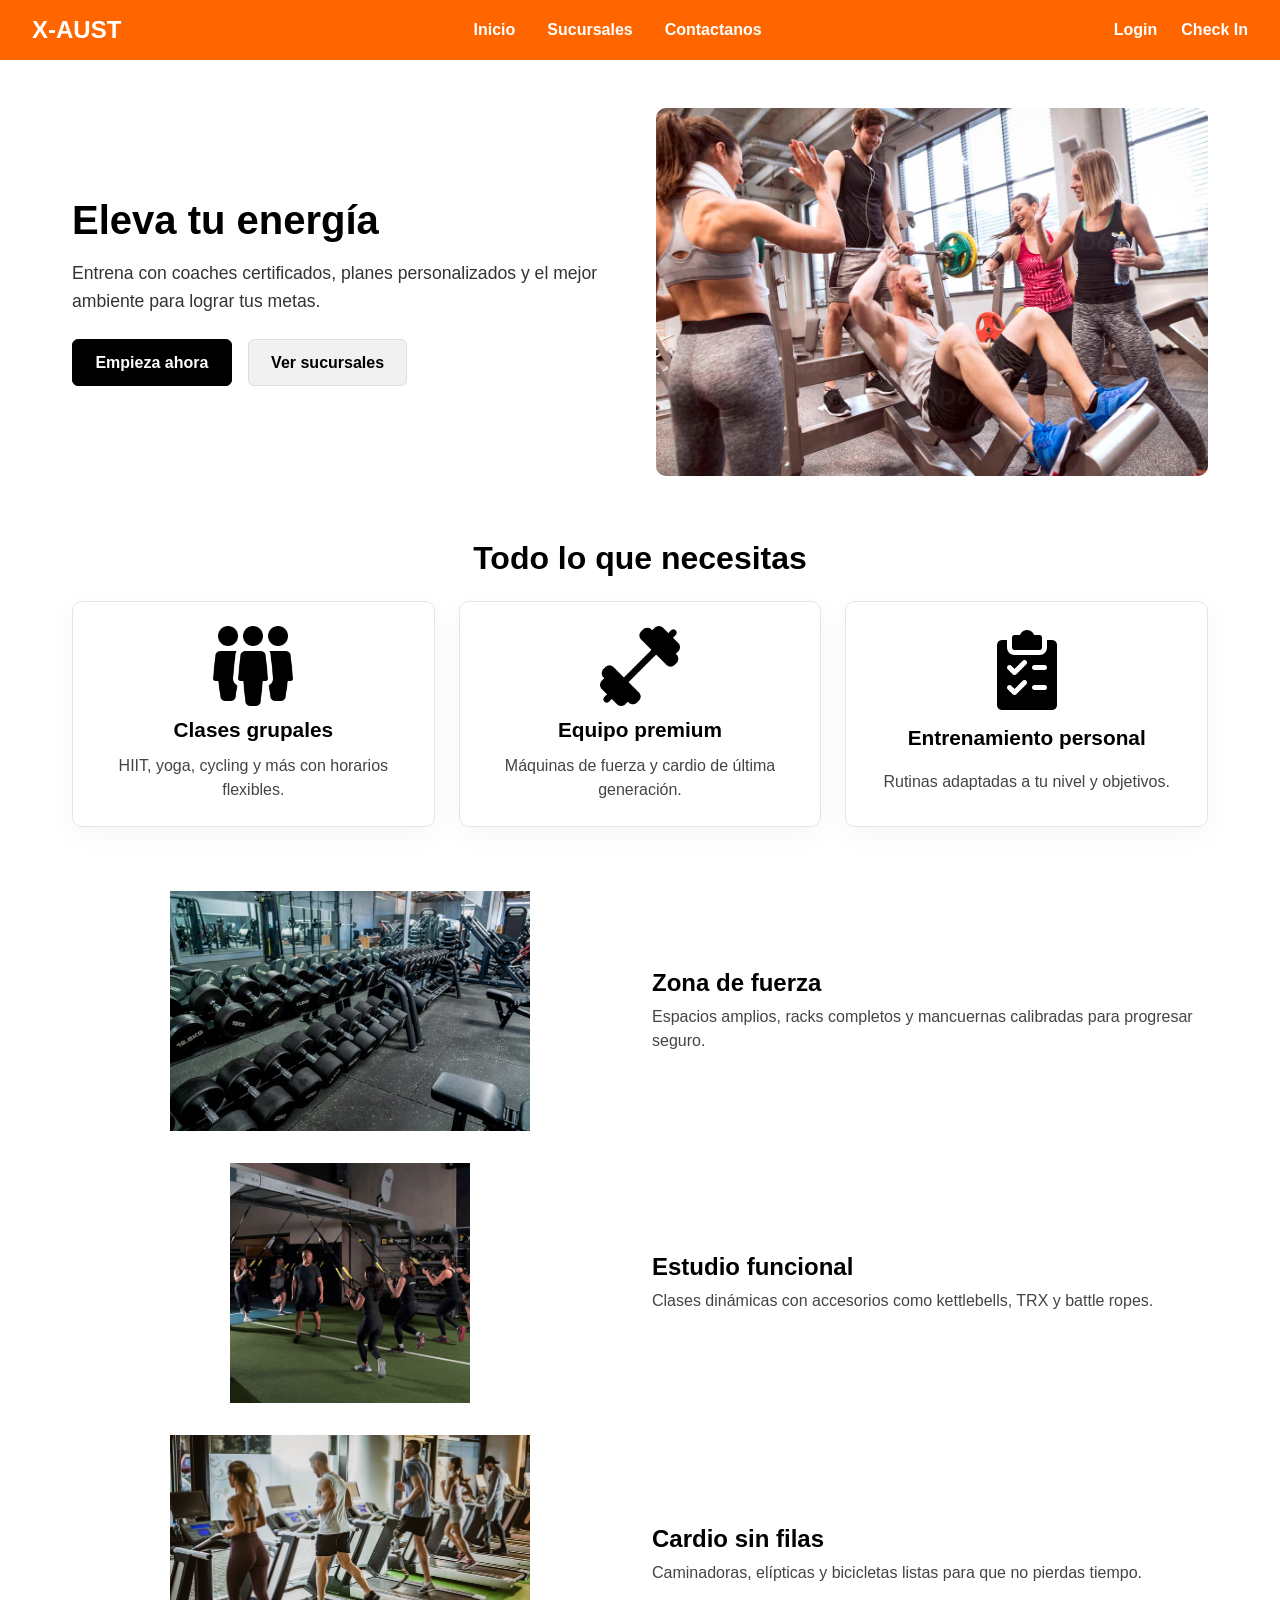
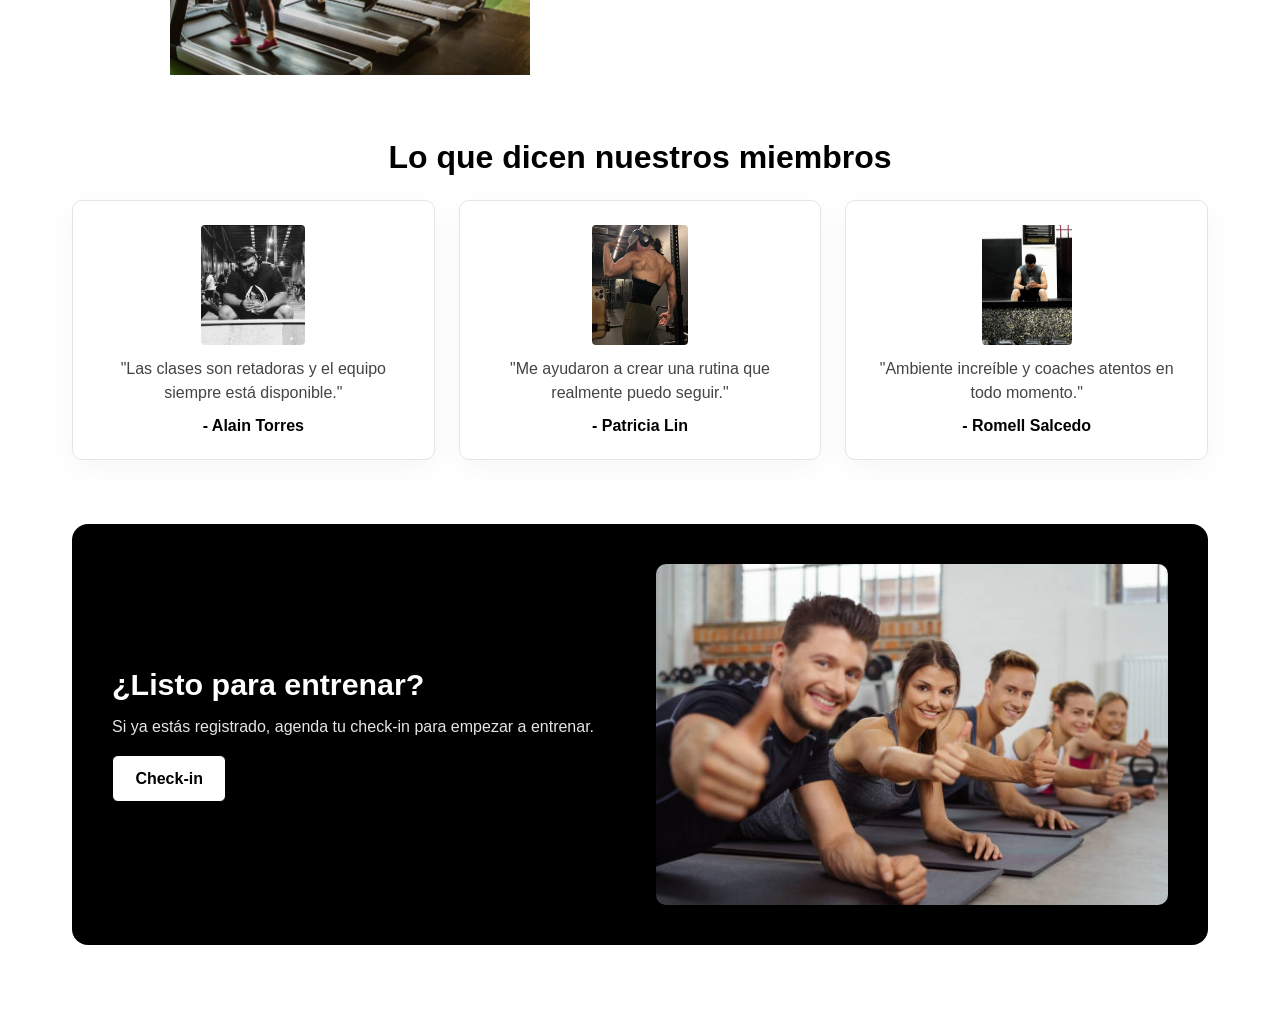
<file: main/index.html>
<!doctype html>
<html lang="es">
  <head>
    <meta charset="UTF-8" />
    <meta name="viewport" content="width=device-width, initial-scale=1" />
    <title>Bienvenido | Gimnasio</title>
    <link href="../css/style.css" rel="stylesheet" />
    <link href="../css/home.css" rel="stylesheet" />
  </head>
  <body>
    <header class="header-publico">
      <div class="nav-logo">
        <a href="index.html">X-AUST</a>
      </div>

      <ul class="nav-menu">
        <li><a href="index.html">Inicio</a></li>
        <li><a href="sucursales.html">Sucursales</a></li>
        <li><a href="contactanos.html">Contactanos</a></li>
      </ul>

      <ul class="nav-acciones">
        <li><a href="login.html">Login</a></li>
        <li><a href="checkIn.php">Check In</a></li>
      </ul>
    </header>

    <main class="home-container">
      <section class="portada">
        <div class="portada-texto">
          <h1>Eleva tu energía</h1>
          <p>Entrena con coaches certificados, planes personalizados y el mejor ambiente para lograr tus metas.</p>
          <div class="portada-acciones">
            <a class="btn-accion" href="login.html">Empieza ahora</a>
            <a class="btn-secundario" href="sucursales.html">Ver sucursales</a>
          </div>
        </div>
        <div class="portada-imagen"><img src="../assets/gymHero.png" alt="Gimnasio hero" /></div>
      </section>

      <section class="beneficios">
        <h2>Todo lo que necesitas</h2>
        <div class="beneficios-grid">
          <article class="beneficio-bloque">
            <div class="icon"><img src="../assets/grupal.png" alt="Clases grupales" /></div>
            <h3>Clases grupales</h3>
            <p>HIIT, yoga, cycling y más con horarios flexibles.</p>
          </article>
          <article class="beneficio-bloque">
            <div class="icon"><img src="../assets/equipo.png" alt="Equipo premium" /></div>
            <h3>Equipo premium</h3>
            <p>Máquinas de fuerza y cardio de última generación.</p>
          </article>
          <article class="beneficio-bloque">
            <div class="icon"><img src="../assets/rutina.png" alt="Entrenamiento personal" /></div>
            <h3>Entrenamiento personal</h3>
            <p>Rutinas adaptadas a tu nivel y objetivos.</p>
          </article>
        </div>
      </section>

      <section class="bloques-destacados">
        <div class="destacado">
          <div class="destacado-imagen"><img src="../assets/areaPesas.png" alt="Área de pesas" /></div>
          <div class="destacado-texto">
            <h3>Zona de fuerza</h3>
            <p>Espacios amplios, racks completos y mancuernas calibradas para progresar seguro.</p>
          </div>
        </div>

        <div class="destacado reverse">
          <div class="destacado-texto">
            <h3>Estudio funcional</h3>
            <p>Clases dinámicas con accesorios como kettlebells, TRX y battle ropes.</p>
          </div>
          <div class="destacado-imagen"><img src="../assets/trx.png" alt="Estudio funcional" /></div>
        </div>

        <div class="destacado">
          <div class="destacado-imagen"><img src="../assets/caminadoras.png" alt="Zona cardio" /></div>
          <div class="destacado-texto">
            <h3>Cardio sin filas</h3>
            <p>Caminadoras, elípticas y bicicletas listas para que no pierdas tiempo.</p>
          </div>
        </div>
      </section>

      <section class="testimonios">
        <h2>Lo que dicen nuestros miembros</h2>
        <div class="testimonios-grid">
          <article class="testimonio-bloque">
            <div class="avatar"><img src="../assets/alain.png" alt="Testimonio" /></div>
            <p>"Las clases son retadoras y el equipo siempre está disponible."</p>
            <strong>- Alain Torres</strong>
          </article>
          <article class="testimonio-bloque">
            <div class="avatar"><img src="../assets/patty.png" alt="Testimonio" /></div>
            <p>"Me ayudaron a crear una rutina que realmente puedo seguir."</p>
            <strong>- Patricia Lin</strong>
          </article>
          <article class="testimonio-bloque">
            <div class="avatar"><img src="../assets/romel.png" alt="Testimonio" /></div>
            <p>"Ambiente increíble y coaches atentos en todo momento."</p>
            <strong>- Romell Salcedo</strong>
          </article>
        </div>
      </section>

      <section class="cta-principal">
        <div class="cta-principal-texto">
          <h2>¿Listo para entrenar?</h2>
          <p>Si ya estás registrado, agenda tu check-in para empezar a entrenar.</p>
          <a class="btn-accion" href="checkIn.php">Check-in</a>
        </div>
        <div class="cta-principal-imagen"><img src="../assets/unete.png" alt="Únete" /></div>
      </section>
    </main>
  </body>
</html>
</file>
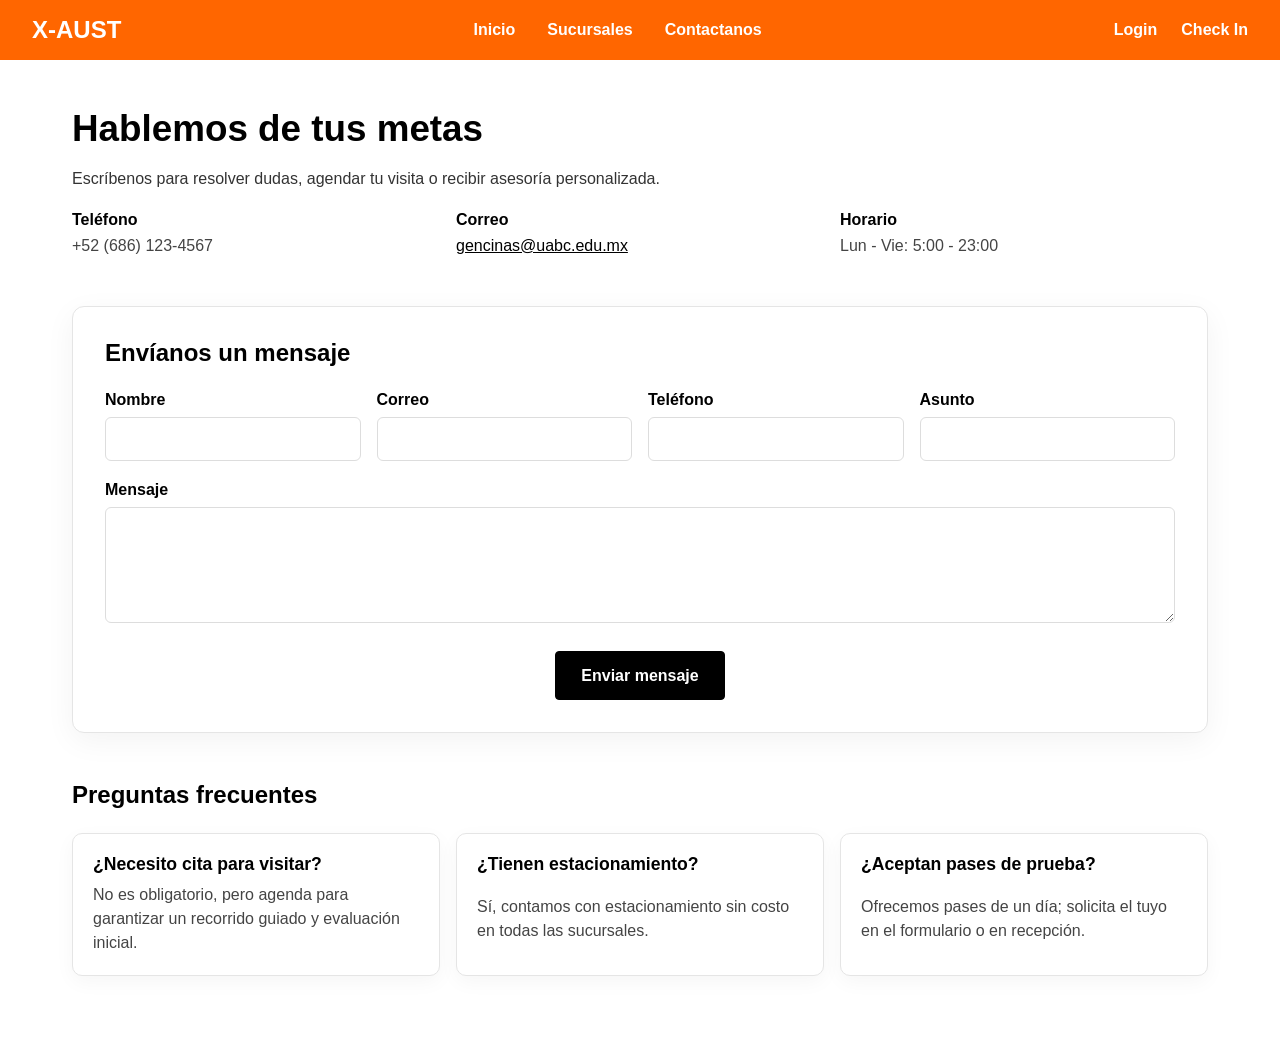
<file: main/contactanos.html>
<!doctype html>
<html lang="es">
  <head>
    <meta charset="UTF-8" />
    <meta name="viewport" content="width=device-width, initial-scale=1" />
    <title>Contáctanos | Gimnasio</title>
    <link href="../css/style.css" rel="stylesheet" />
    <link href="../css/contactanos.css" rel="stylesheet" />
  </head>
  <body>
    <header class="header-publico">
      <div class="nav-logo">
        <a href="index.html">X-AUST</a>
      </div>

      <ul class="nav-menu">
        <li><a href="index.html">Inicio</a></li>
        <li><a href="sucursales.html">Sucursales</a></li>
        <li><a href="contactanos.html">Contactanos</a></li>
      </ul>

      <ul class="nav-acciones">
        <li><a href="login.html">Login</a></li>
        <li><a href="checkIn.php">Check In</a></li>
      </ul>
    </header>

    <main class="contacto-container">
      <section class="contacto-hero">
        <div class="contacto-texto">
          <h1>Hablemos de tus metas</h1>
          <p>Escríbenos para resolver dudas, agendar tu visita o recibir asesoría personalizada.</p>
          <div class="contacto-datos">
            <div>
              <strong>Teléfono</strong>
              <p>+52 (686) 123-4567</p>
            </div>
            <div>
              <strong>Correo</strong>
              <p><a href="mailto:gencinas@uabc.edu.mx">gencinas@uabc.edu.mx</a></p>
            </div>
            <div>
              <strong>Horario</strong>
              <p>Lun - Vie: 5:00 - 23:00</p>
            </div>
          </div>
        </div>
      </section>

      <section class="contacto-formulario">
        <h2>Envíanos un mensaje</h2>
        <form action="mailto:gencinas@uabc.edu.mx" method="post" enctype="text/plain">
          <div class="form-grid">
            <label>
              Nombre
              <input type="text" name="nombre" required />
            </label>
            <label>
              Correo
              <input type="email" name="correo" required />
            </label>
            <label>
              Teléfono
              <input type="tel" name="telefono" />
            </label>
            <label>
              Asunto
              <input type="text" name="asunto" required />
            </label>
          </div>
          <label class="form-textarea">
            Mensaje
            <textarea name="mensaje" rows="5" required></textarea>
          </label>
          <button type="submit" class="btn-accion">Enviar mensaje</button>
        </form>
      </section>

      <section class="contacto-faq">
        <h2>Preguntas frecuentes</h2>
        <div class="faq-grid">
          <article class="faq-item">
            <h3>¿Necesito cita para visitar?</h3>
            <p>No es obligatorio, pero agenda para garantizar un recorrido guiado y evaluación inicial.</p>
          </article>
          <article class="faq-item">
            <h3>¿Tienen estacionamiento?</h3>
            <p>Sí, contamos con estacionamiento sin costo en todas las sucursales.</p>
          </article>
          <article class="faq-item">
            <h3>¿Aceptan pases de prueba?</h3>
            <p>Ofrecemos pases de un día; solicita el tuyo en el formulario o en recepción.</p>
          </article>
        </div>
      </section>
    </main>
  </body>
</html>
</file>
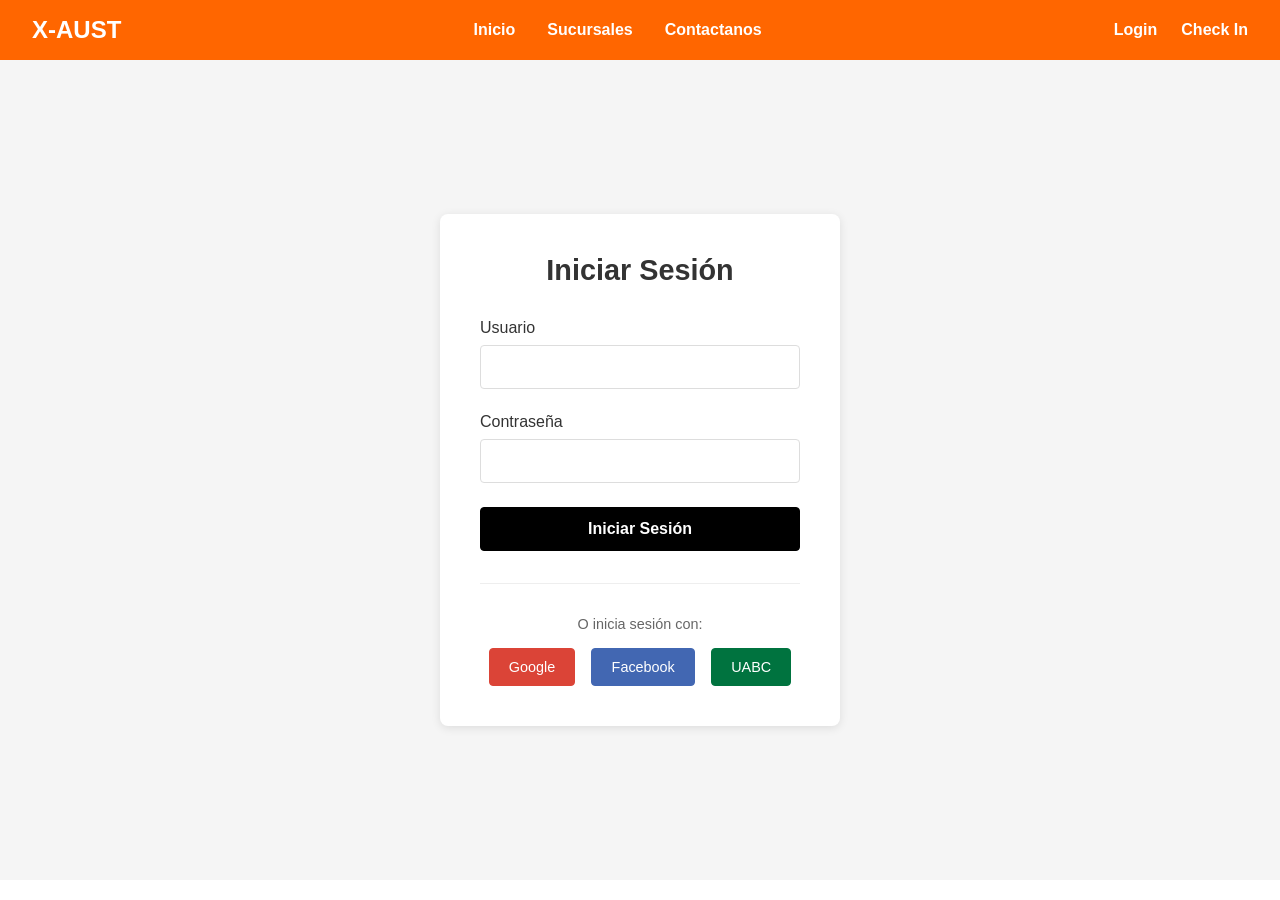
<file: main/login.html>
<!doctype html>
<html lang="es">
  <head>
    <meta charset="UTF-8" />
    <meta name="viewport" content="width=device-width, initial-scale=1" />
    <title>Login</title>
    <link href="../css/style.css" rel="stylesheet" />
    <link href="../css/login.css" rel="stylesheet" />
  </head>
  <body>
    <header class="header-publico">
      <div class="nav-logo">
        <a href="index.html">X-AUST</a>
      </div>

      <ul class="nav-menu">
        <li><a href="index.html">Inicio</a></li>
        <li><a href="sucursales.html">Sucursales</a></li>
        <li><a href="contactanos.html">Contactanos</a></li>
      </ul>

      <ul class="nav-acciones">
        <li><a href="login.html">Login</a></li>
        <li><a href="checkIn.php">Check In</a></li>
      </ul>
    </header>
    
    <main class="login-pagina">
      <div class="login-panel">
        <h2>Iniciar Sesión</h2>
        <form id="loginForm">
          <div class="form-group">
            <label for="username">Usuario</label>
            <input type="text" id="username" name="username" required />
          </div>
          
          <div class="form-group">
            <label for="password">Contraseña</label>
            <input type="password" id="password" name="password" required />
          </div>
          
          <button type="submit" class="btn-submit">Iniciar Sesión</button>
        </form>
        
        <div class="login-redes">
          <p>O inicia sesión con:</p>
          <div class="login-redes-botones">
            <button type="button" class="btn-red google">Google</button>
            <button type="button" class="btn-red facebook">Facebook</button>
            <button type="button" class="btn-red uabc">UABC</button>
          </div>
        </div>
      </div>
    </main>
    
    <script src="../scripts/login.js"></script>
  </body>
</html>
</file>
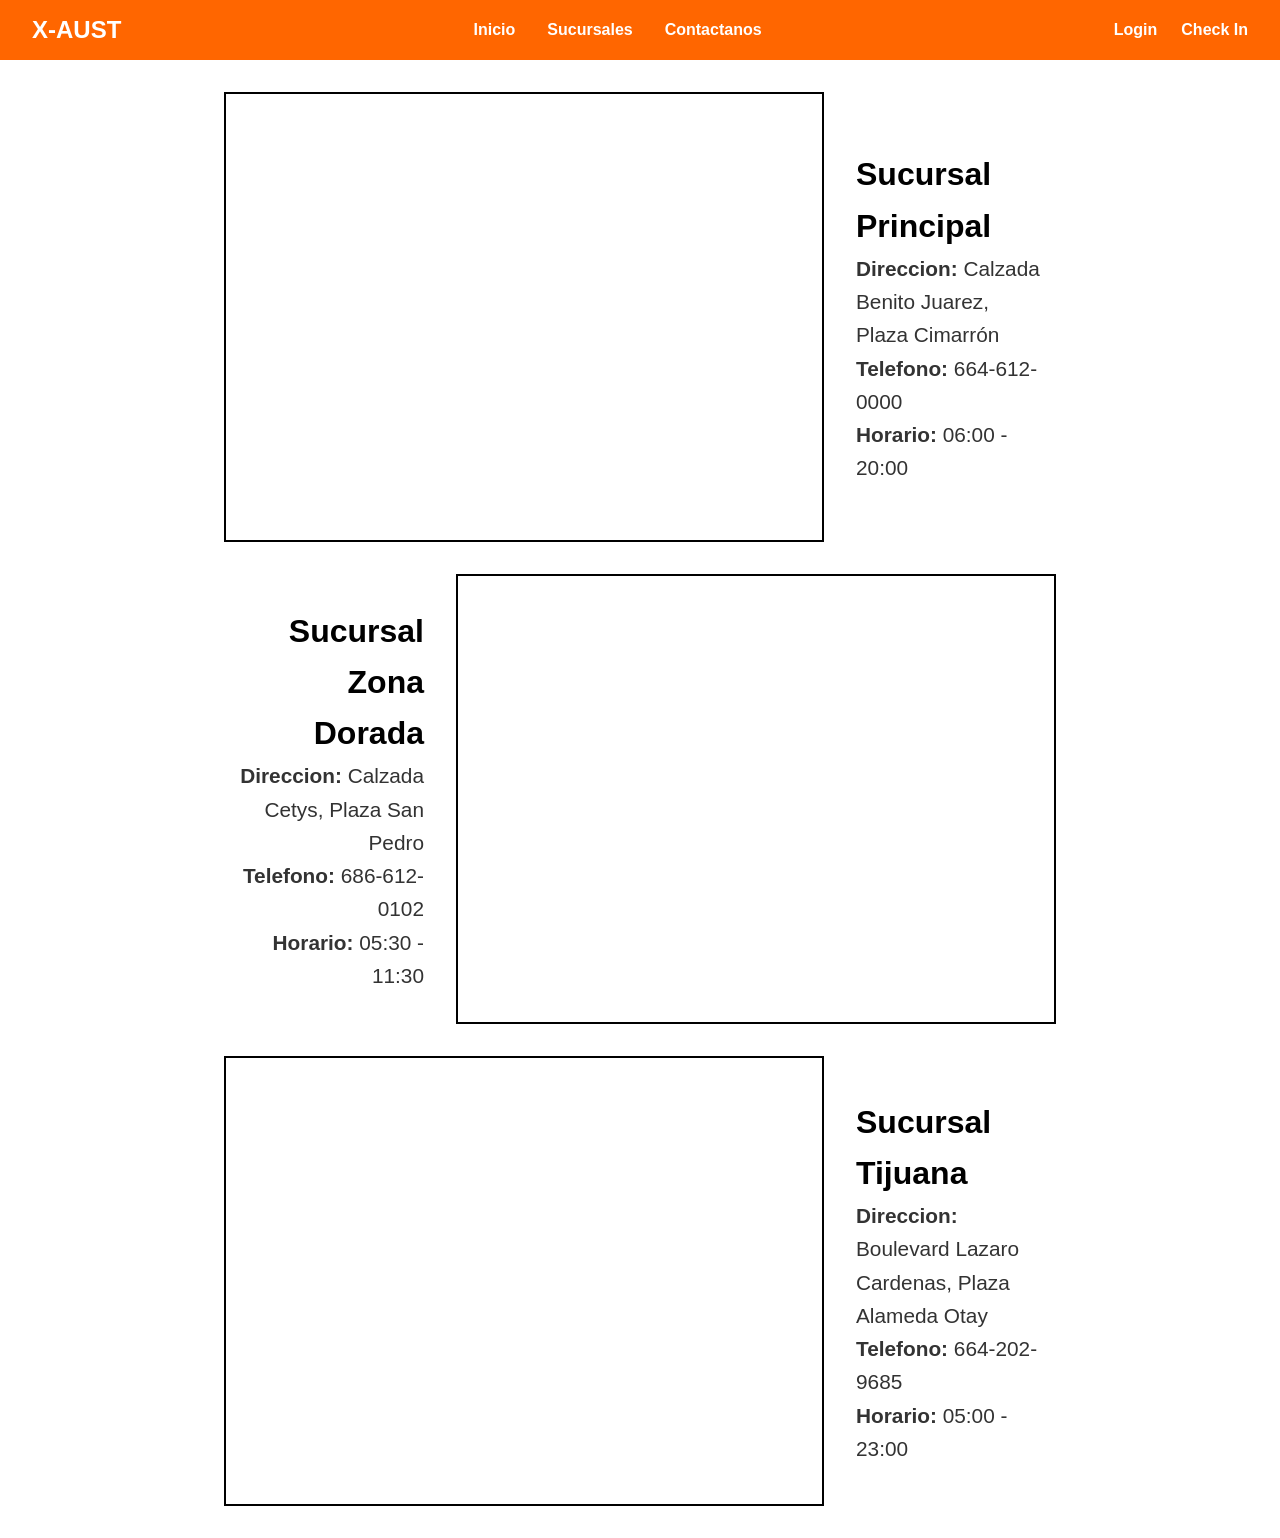
<file: main/sucursales.html>
<!doctype html>
<html lang="es">
  <head>
    <meta charset="UTF-8" />
    <meta name="viewport" content="width=device-width, initial-scale=1" />
    <title>Sucursales</title>
    <link href="../css/style.css" rel="stylesheet" />
    <link href="../css/sucursales.css" rel="stylesheet" />
  </head>
  <body>
    <header class="header-publico">
      <div class="nav-logo">
        <a href="index.html">X-AUST</a>
      </div>

      <ul class="nav-menu">
        <li><a href="index.html">Inicio</a></li>
        <li><a href="sucursales.html">Sucursales</a></li>
        <li><a href="contactanos.html">Contactanos</a></li>
      </ul>

      <ul class="nav-acciones">
        <li><a href="login.html">Login</a></li>
        <li><a href="checkIn.php">Check In</a></li>
      </ul>
    </header>
    
    <main class="sucursales">
      <div class="sucursal">
        <div class="sucursal-mapa">
          <iframe src="https://www.google.com/maps/embed?pb=!1m14!1m12!1m3!1d210.00155370888018!2d-115.44700997773222!3d32.6321614451901!2m3!1f0!2f0!3f0!3m2!1i1024!2i768!4f13.1!5e0!3m2!1ses!2smx!4v1764781856616!5m2!1ses!2smx" width="600" height="450" style="border:0;" allowfullscreen="" loading="lazy" referrerpolicy="no-referrer-when-downgrade"></iframe>
        </div>
        <div class="sucursal-info">
          <p>
            <strong>Sucursal Principal</strong><br>
            <b>Direccion:</b> Calzada Benito Juarez, Plaza Cimarrón<br>
            <b>Telefono:</b> 664-612-0000<br>
            <b>Horario:</b> 06:00 - 20:00<br>
          </p>
        </div>
      </div>
      
      <div class="sucursal">
        <div class="sucursal-info reverse">
          <p>
            <strong>Sucursal Zona Dorada</strong><br>
            <b>Direccion:</b> Calzada Cetys, Plaza San Pedro<br> 
            <b>Telefono:</b> 686-612-0102<br>
            <b>Horario:</b> 05:30 - 11:30<br>
          </p>
        </div>
        <div class="sucursal-mapa">
          <iframe src="https://www.google.com/maps/embed?pb=!1m14!1m12!1m3!1d1540.1615814644501!2d-115.41318156586023!3d32.65634736714991!2m3!1f0!2f0!3f0!3m2!1i1024!2i768!4f13.1!5e0!3m2!1ses!2smx!4v1764782793328!5m2!1ses!2smx" width="600" height="450" style="border:0;" allowfullscreen="" loading="lazy" referrerpolicy="no-referrer-when-downgrade"></iframe>
        </div>
      </div>
      
      <div class="sucursal">
        <div class="sucursal-mapa">
          <iframe src="https://www.google.com/maps/embed?pb=!1m14!1m12!1m3!1d1059.5352119872864!2d-116.9493743777746!3d32.53109280790367!2m3!1f0!2f0!3f0!3m2!1i1024!2i768!4f13.1!5e0!3m2!1ses!2smx!4v1764949894509!5m2!1ses!2smx" width="600" height="450" style="border:0;" allowfullscreen="" loading="lazy" referrerpolicy="no-referrer-when-downgrade"></iframe>
        </div>
        <div class="sucursal-info">
          <p>
            <strong>Sucursal Tijuana</strong><br>
            <b>Direccion:</b> Boulevard Lazaro Cardenas, Plaza Alameda Otay<br>
            <b>Telefono:</b> 664-202-9685<br>
            <b>Horario:</b> 05:00 - 23:00<br>
          </p>
        </div>
      </div>
    </main>
  </body>
</html>
</file>
<file: css/style.css>
* {
  margin: 0;
  padding: 0;
  box-sizing: border-box;
}

body {
  font-family: Arial, sans-serif;
}


header {
  color: #FFFFFF;
  display: flex;
  align-items: center;
  justify-content: space-between;
  padding: 1rem 2rem;
  width: 100%;
}

header.header-publico {
  background-color: #FF6600;
}

header.header-admin {
  background-color: #000000;
}

header.header-coach {
  background-color: #0066CC;
}

.nav-logo {
  flex: 0 0 auto;
}

.nav-logo a {
  color: #FFFFFF;
  text-decoration: none;
  font-size: 1.5rem;
  font-weight: bold;
}

.nav-logo a:hover {
  color: #FFFFFF;
}

.nav-menu {
  display: flex;
  list-style: none;
  gap: 2rem;
  flex: 1;
  justify-content: center;
  align-items: center;
}

.nav-menu li {
  text-decoration: none;
  color: #FFFFFF;
  cursor: pointer;
  transition: all 0.3s ease;
  font-weight: bold;
}

.nav-menu li:hover {
  color: #FFFFFF;
  text-decoration: underline;
}

.nav-menu a {
  color: inherit;
  text-decoration: none;
}

.nav-menu a:hover {
  text-decoration: underline;
}

.nav-acciones {
  display: flex;
  list-style: none;
  gap: 1.5rem;
  flex: 0 0 auto;
  align-items: center;
}

.nav-acciones li {
  text-decoration: none;
  color: #FFFFFF;
  cursor: pointer;
  transition: all 0.3s ease;
  font-weight: bold;
}

.nav-acciones li a {
  text-decoration: none;
  color: inherit;
}

.nav-acciones li:hover {
  color: #FFFFFF;
  text-decoration: underline;
}
  
.btn-accion,
.btn-secundario,
.btn-contorno,
.btn-submit,
.btn-eliminar {
  display: inline-block;
  padding: 0.75rem 1.4rem;
  border-radius: 4px;
  font-weight: 700;
  text-decoration: none;
  transition: all 0.3s ease;
  text-align: center;
  cursor: pointer;
  font-family: inherit;
  border: 1px solid transparent;
  font-size: 1rem;
}

.btn-accion {
  background: #000;
  color: #fff;
  border-color: #000;
}

.btn-accion:hover {
  background: #333;
}

.btn-secundario {
  background: #666;
  color: #fff;
  border-color: #666;
}

.btn-secundario:hover {
  background: #444;
  border-color: #444;
}

.btn-contorno {
  border-color: #000;
  color: #000;
  background: transparent;
}

.btn-contorno:hover {
  background: #000;
  color: #fff;
}

.btn-eliminar {
  background: #dc3545;
  color: #fff;
  border-color: transparent;
}

.btn-eliminar:hover {
  background: #c82333;
  border-color: transparent;
}

.breadcrumb {
    margin: 0;
    padding: 0.75rem 2rem;
    font-size: 0.9rem;
    color: #555555;
    display: flex;
    align-items: center;
    flex-wrap: wrap;
}

.breadcrumb a {
    color: #000000;
    text-decoration: none;
    font-weight: 500;
}

.breadcrumb a:hover {
    text-decoration: underline;
}

.breadcrumb-separator {
    margin: 0 0.35rem;
    color: #999999;
}

.table-container {
    min-height: calc(100vh - 80px);
    padding: 2rem;
    background-color: #f5f5f5;
}

.contenedor-tabla {
    background-color: #FFFFFF;
    padding: 2rem;
    border-radius: 8px;
    box-shadow: 0 2px 10px rgba(0, 0, 0, 0.1);
    max-width: 1400px;
    margin: 0 auto;
    margin-bottom: 2rem;
}

.contenedor-tabla h2 {
    margin-top: 0;
    margin-bottom: 1.5rem;
    color: #333;
}

.contenedor-tabla h3 {
    margin-top: 0;
    margin-bottom: 1.5rem;
    color: #333;
}

.back-link {
    display: inline-block;
    margin-bottom: 1rem;
    color: #000000;
    text-decoration: none;
    font-weight: bold;
}

.back-link:hover {
    text-decoration: underline;
}

.back-link.margin-left {
    margin-left: 2rem;
}

table {
    width: 100%;
    border-collapse: collapse;
    margin-top: 1rem;
}

table thead tr {
    background-color: #000000;
    color: #FFFFFF;
}

table th {
    padding: 1rem;
    text-align: left;
    font-weight: bold;
}

table td {
    padding: 0.75rem 1rem;
    border-bottom: 1px solid #ddd;
}

table tbody tr:hover {
    background-color: #f5f5f5;
}

.no-data {
    text-align: center;
    padding: 2rem;
    color: #666;
}

.form-container {
    min-height: calc(100vh - 80px);
    padding: 2rem;
    background-color: #f5f5f5;
}

.form-wrapper {
    background-color: #FFFFFF;
    padding: 2.5rem;
    border-radius: 8px;
    box-shadow: 0 2px 10px rgba(0, 0, 0, 0.1);
    max-width: 600px;
    margin: 0 auto;
}

.form-wrapper h2 {
    margin-top: 0;
    margin-bottom: 1.5rem;
    color: #333;
    border-bottom: 2px solid #000000;
    padding-bottom: 0.5rem;
}

.form-group {
    margin-bottom: 1.5rem;
}

.form-group label {
    display: block;
    margin-bottom: 0.5rem;
    color: #333;
    font-weight: 500;
}

.form-group input,
.form-group select,
.form-group textarea {
    width: 100%;
    padding: 0.75rem;
    border: 1px solid #ddd;
    border-radius: 4px;
    font-size: 1rem;
    transition: border-color 0.3s ease;
    font-family: inherit;
}

.form-group input:focus,
.form-group select:focus,
.form-group textarea:focus {
    outline: none;
    border-color: #000;
}

.form-group textarea {
    resize: vertical;
}

.btn-submit {
    background-color: #000000;
    color: #FFFFFF;
    border-color: #000000;
    width: 100%;
}

.btn-submit:hover {
    background-color: #333333;
    border-color: #333333;
}

.mensaje {
    padding: 1rem;
    border-radius: 4px;
    margin-bottom: 1.5rem;
    text-align: center;
    font-weight: 500;
}

.mensaje.success {
    background-color: #d4edda;
    color: #155724;
    border: 1px solid #c3e6cb;
}

.mensaje.error {
    background-color: #f8d7da;
    color: #721c24;
    border: 1px solid #f5c6cb;
}

.required {
    color: #d00;
}

.toggle-container {
    display: flex;
    justify-content: space-between;
    align-items: center;
    margin-bottom: 1rem;
}

.toggle-container h2 {
    margin: 0;
}

.toggle-label {
    display: flex;
    align-items: center;
    gap: 0.5rem;
    cursor: pointer;
    font-weight: 500;
}

.toggle-checkbox {
    width: 20px;
    height: 20px;
    cursor: pointer;
}
</file>
<file: css/home.css>
.home-container {
  display: flex;
  flex-direction: column;
  gap: 4rem;
  padding: 3rem 2rem 4rem;
  max-width: 1200px;
  margin: 0 auto;
}

.portada {
  display: grid;
  grid-template-columns: repeat(auto-fit, minmax(280px, 1fr));
  gap: 2rem;
  align-items: center;
}

.portada-texto h1 {
  font-size: 2.5rem;
  margin-bottom: 1rem;
  color: #000;
}

.portada-texto p {
  font-size: 1.1rem;
  line-height: 1.6;
  color: #333;
  margin-bottom: 1.5rem;
}

.portada-acciones {
  display: flex;
  gap: 1rem;
  flex-wrap: wrap;
}

.btn-accion,
.btn-secundario,
.btn-contorno {
  display: inline-block;
  padding: 0.85rem 1.4rem;
  border-radius: 6px;
  font-weight: 700;
  text-decoration: none;
  transition: all 0.3s ease;
  text-align: center;
}

.btn-accion {
  background: #000;
  color: #fff;
}

.btn-accion:hover {
  background: #333;
}

.btn-secundario {
  background: #f1f1f1;
  color: #000;
  border: 1px solid #ddd;
}

.btn-secundario:hover {
  background: #e2e2e2;
}

.btn-contorno {
  border: 1px solid #000;
  color: #000;
  background: transparent;
}

.btn-contorno:hover {
  background: #000;
  color: #fff;
}

.placeholder {
  background: repeating-linear-gradient(
    45deg,
    #f5f5f5,
    #f5f5f5 10px,
    #e5e5e5 10px,
    #e5e5e5 20px
  );
  color: #666;
  display: grid;
  place-items: center;
  text-align: center;
  border: 1px dashed #ccc;
  border-radius: 10px;
  min-height: 260px;
  padding: 1rem;
  font-weight: 700;
}

.portada-imagen {
  min-height: 320px;
  display: flex;
  align-items: center;
  justify-content: center;
  border-radius: 10px;
  overflow: hidden;
}

.portada-imagen img {
  max-width: 100%;
  width: 100%;
  height: auto;
  object-fit: cover;
}

.beneficios h2,
.planes h2,
.testimonios h2 {
  font-size: 2rem;
  margin-bottom: 1.5rem;
  color: #000;
  text-align: center;
}

.beneficios-grid,
.planes-grid,
.testimonios-grid {
  display: grid;
  grid-template-columns: repeat(auto-fit, minmax(240px, 1fr));
  gap: 1.5rem;
}

.beneficio-bloque,
.plan-bloque,
.testimonio-bloque {
  background: #fff;
  border: 1px solid #e5e5e5;
  border-radius: 10px;
  padding: 1.5rem;
  box-shadow: 0 8px 30px rgba(0, 0, 0, 0.04);
  display: grid;
  gap: 0.75rem;
  text-align: center;
}

.beneficio-bloque h3,
.plan-bloque h3 {
  font-size: 1.3rem;
  color: #000;
}

.beneficio-bloque p,
.plan-bloque p,
.testimonio-bloque p {
  color: #444;
  line-height: 1.5;
}

.beneficio-bloque .icon {
  min-height: 80px;
  display: flex;
  align-items: center;
  justify-content: center;
}

.beneficio-bloque .icon img {
  max-width: 80px;
  max-height: 80px;
  width: auto;
  height: auto;
  object-fit: contain;
}

.testimonio-bloque .avatar {
  min-height: 120px;
  display: flex;
  align-items: center;
  justify-content: center;
}

.testimonio-bloque .avatar img {
  max-width: 120px;
  max-height: 120px;
  width: auto;
  height: auto;
  object-fit: contain;
  border-radius: 4px;
}

.plan-precio {
  font-size: 1.4rem;
  font-weight: 800;
  color: #000;
}

.bloques-destacados {
  display: flex;
  flex-direction: column;
  gap: 2rem;
}

.destacado {
  display: grid;
  grid-template-columns: repeat(auto-fit, minmax(260px, 1fr));
  gap: 1.5rem;
  align-items: center;
}

.destacado.reverse {
  direction: rtl;
}

.destacado.reverse .destacado-texto {
  direction: ltr;
}

.destacado-imagen {
  min-height: 240px;
  display: flex;
  align-items: center;
  justify-content: center;
  border-radius: 10px;
  overflow: hidden;
}

.destacado-imagen img {
  max-width: 100%;
  max-height: 240px;
  width: auto;
  height: auto;
  object-fit: contain;
}

.destacado-texto h3 {
  font-size: 1.5rem;
  margin-bottom: 0.5rem;
  color: #000;
}

.destacado-texto p {
  color: #444;
  line-height: 1.5;
}

.cta-principal {
  display: grid;
  grid-template-columns: repeat(auto-fit, minmax(260px, 1fr));
  gap: 2rem;
  align-items: center;
  background: #000;
  color: #fff;
  padding: 2.5rem;
  border-radius: 16px;
}

.cta-principal .cta-principal-texto h2 {
  font-size: 1.9rem;
  margin-bottom: 0.75rem;
}

.cta-principal .cta-principal-texto p {
  color: #e5e5e5;
  margin-bottom: 1rem;
  line-height: 1.6;
}

.cta-principal .btn-accion {
  background: #fff;
  color: #000;
}

.cta-principal-imagen {
  min-height: 220px;
  display: flex;
  align-items: center;
  justify-content: center;
  border-radius: 10px;
  overflow: hidden;
}

.cta-principal-imagen img {
  max-width: 100%;
  width: 100%;
  height: auto;
  object-fit: cover;
}

@media (max-width: 768px) {
  .home-container {
    padding: 2.5rem 1.25rem 3rem;
    gap: 3rem;
  }
}
</file>
<file: css/contactanos.css>
.contacto-container {
  max-width: 1200px;
  margin: 0 auto;
  padding: 3rem 2rem 4rem;
  display: flex;
  flex-direction: column;
  gap: 3rem;
}

.contacto-hero {
  display: grid;
  grid-template-columns: repeat(auto-fit, minmax(280px, 1fr));
  gap: 2rem;
  align-items: center;
}

.contacto-texto h1 {
  font-size: 2.3rem;
  margin-bottom: 1rem;
  color: #000;
}

.contacto-texto p {
  color: #333;
  line-height: 1.6;
  margin-bottom: 1.2rem;
}

.contacto-datos {
  display: grid;
  grid-template-columns: repeat(auto-fit, minmax(180px, 1fr));
  gap: 1rem;
}

.contacto-datos strong {
  display: block;
  margin-bottom: 0.25rem;
  color: #000;
}

.contacto-datos p {
  margin: 0;
  color: #444;
}

.contacto-datos a {
  color: #000;
  text-decoration: underline;
}

.contacto-mapa {
  min-height: 300px;
  border-radius: 10px;
}

.contacto-formulario {
  background: #fff;
  border: 1px solid #e5e5e5;
  border-radius: 12px;
  padding: 2rem;
  box-shadow: 0 8px 30px rgba(0, 0, 0, 0.05);
  display: grid;
  gap: 1.5rem;
}

.contacto-formulario h2 {
  margin: 0;
  color: #000;
}

.contacto-formulario form {
  display: grid;
  gap: 1.25rem;
}

.form-grid {
  display: grid;
  grid-template-columns: repeat(auto-fit, minmax(220px, 1fr));
  gap: 1rem;
}

.form-grid label,
.form-textarea {
  display: grid;
  gap: 0.5rem;
  color: #000;
  font-weight: 600;
}

.form-grid input,
.form-textarea textarea {
  width: 100%;
  padding: 0.75rem;
  border: 1px solid #ddd;
  border-radius: 6px;
  font-size: 1rem;
  font-family: inherit;
  transition: border-color 0.2s ease;
}

.form-grid input:focus,
.form-textarea textarea:focus {
  outline: none;
  border-color: #000;
}

.contacto-formulario .btn-accion {
  justify-self: center;
  padding: 0.9rem 1.6rem;
  margin-top: 0.5rem;
  font-size: 1rem;
}

.contacto-faq {
  display: grid;
  gap: 1.5rem;
}

.contacto-faq h2 {
  margin: 0;
  color: #000;
}

.faq-grid {
  display: grid;
  grid-template-columns: repeat(auto-fit, minmax(240px, 1fr));
  gap: 1rem;
}

.faq-item {
  background: #fff;
  border: 1px solid #e5e5e5;
  border-radius: 10px;
  padding: 1.25rem;
  box-shadow: 0 6px 20px rgba(0, 0, 0, 0.04);
  display: grid;
  gap: 0.5rem;
}

.faq-item h3 {
  margin: 0;
  color: #000;
  font-size: 1.1rem;
}

.faq-item p {
  margin: 0;
  color: #444;
  line-height: 1.5;
}

@media (max-width: 768px) {
  .contacto-container {
    padding: 2.5rem 1.25rem 3rem;
  }
}
</file>
<file: css/login.css>
.login-pagina {
  display: flex;
  justify-content: center;
  align-items: center;
  min-height: calc(100vh - 80px);
  padding: 2rem;
  background-color: #f5f5f5;
}

.login-panel {
  background-color: #FFFFFF;
  padding: 2.5rem;
  border-radius: 8px;
  box-shadow: 0 2px 10px rgba(0, 0, 0, 0.1);
  width: 100%;
  max-width: 400px;
}

.login-panel h2 {
  text-align: center;
  margin-bottom: 2rem;
  color: #333;
  font-size: 1.8rem;
}

.login-redes {
  text-align: center;
  margin-top: 2rem;
  padding-top: 2rem;
  border-top: 1px solid #eee;
}

.login-redes p {
  margin-bottom: 1rem;
  color: #666;
  font-size: 0.9rem;
}

.login-redes-botones {
  display: flex;
  gap: 1rem;
  justify-content: center;
}

.btn-red {
  padding: 0.6rem 1.2rem;
  border: 1px solid #ddd;
  border-radius: 4px;
  background-color: #FFFFFF;
  color: #333;
  font-size: 0.9rem;
  cursor: pointer;
  transition: all 0.3s ease;
}

.btn-red.google {
  background-color: #DB4437;
  color: #FFFFFF;
  border-color: #DB4437;
}

.btn-red.google:hover {
  background-color: #ae2b1f;
}

.btn-red.facebook {
  background-color: #4267B2;
  color: #FFFFFF;
  border-color: #4267B2;
}

.btn-red.facebook:hover {
  background-color: #314d85;
}

.btn-red.uabc {
  background-color: #00733f;
  color: #FFFFFF;
  border-color: #00733f;
}

.btn-red.uabc:hover {
  background-color: #00562f;
}
</file>
<file: css/sucursales.css>
.sucursales {
  width: 70%;
  margin: 0 auto;
  min-height: calc(100vh - 80px);
  padding: 2rem;
  display: flex;
  flex-direction: column;
  gap: 2rem;
}

.sucursal {
  display: flex;
  gap: 1rem;
  flex: 1;
  align-items: center;
}

.sucursal.reverse {
  text-align: right;
}

.sucursal-mapa {
  flex: 0 0 auto;
  width: 600px;
  min-width: 600px;
  border: 2px solid #000000;
  height: 450px;
  overflow: hidden;
}

.sucursal-mapa iframe {
  width: 100%;
  height: 100%;
  border: none;
}

.sucursal-info {
  flex: 1;
  display: flex;
  align-items: center;
  padding: 1rem;
}

.sucursal-info p {
  font-size: 1.3rem;
  line-height: 1.6;
  color: #333;
}

.sucursal-info.reverse {
  text-align: right;
  justify-content: flex-end;
}

.sucursal-info strong {
  font-size: 2rem;
  color: #000;
}
</file>
